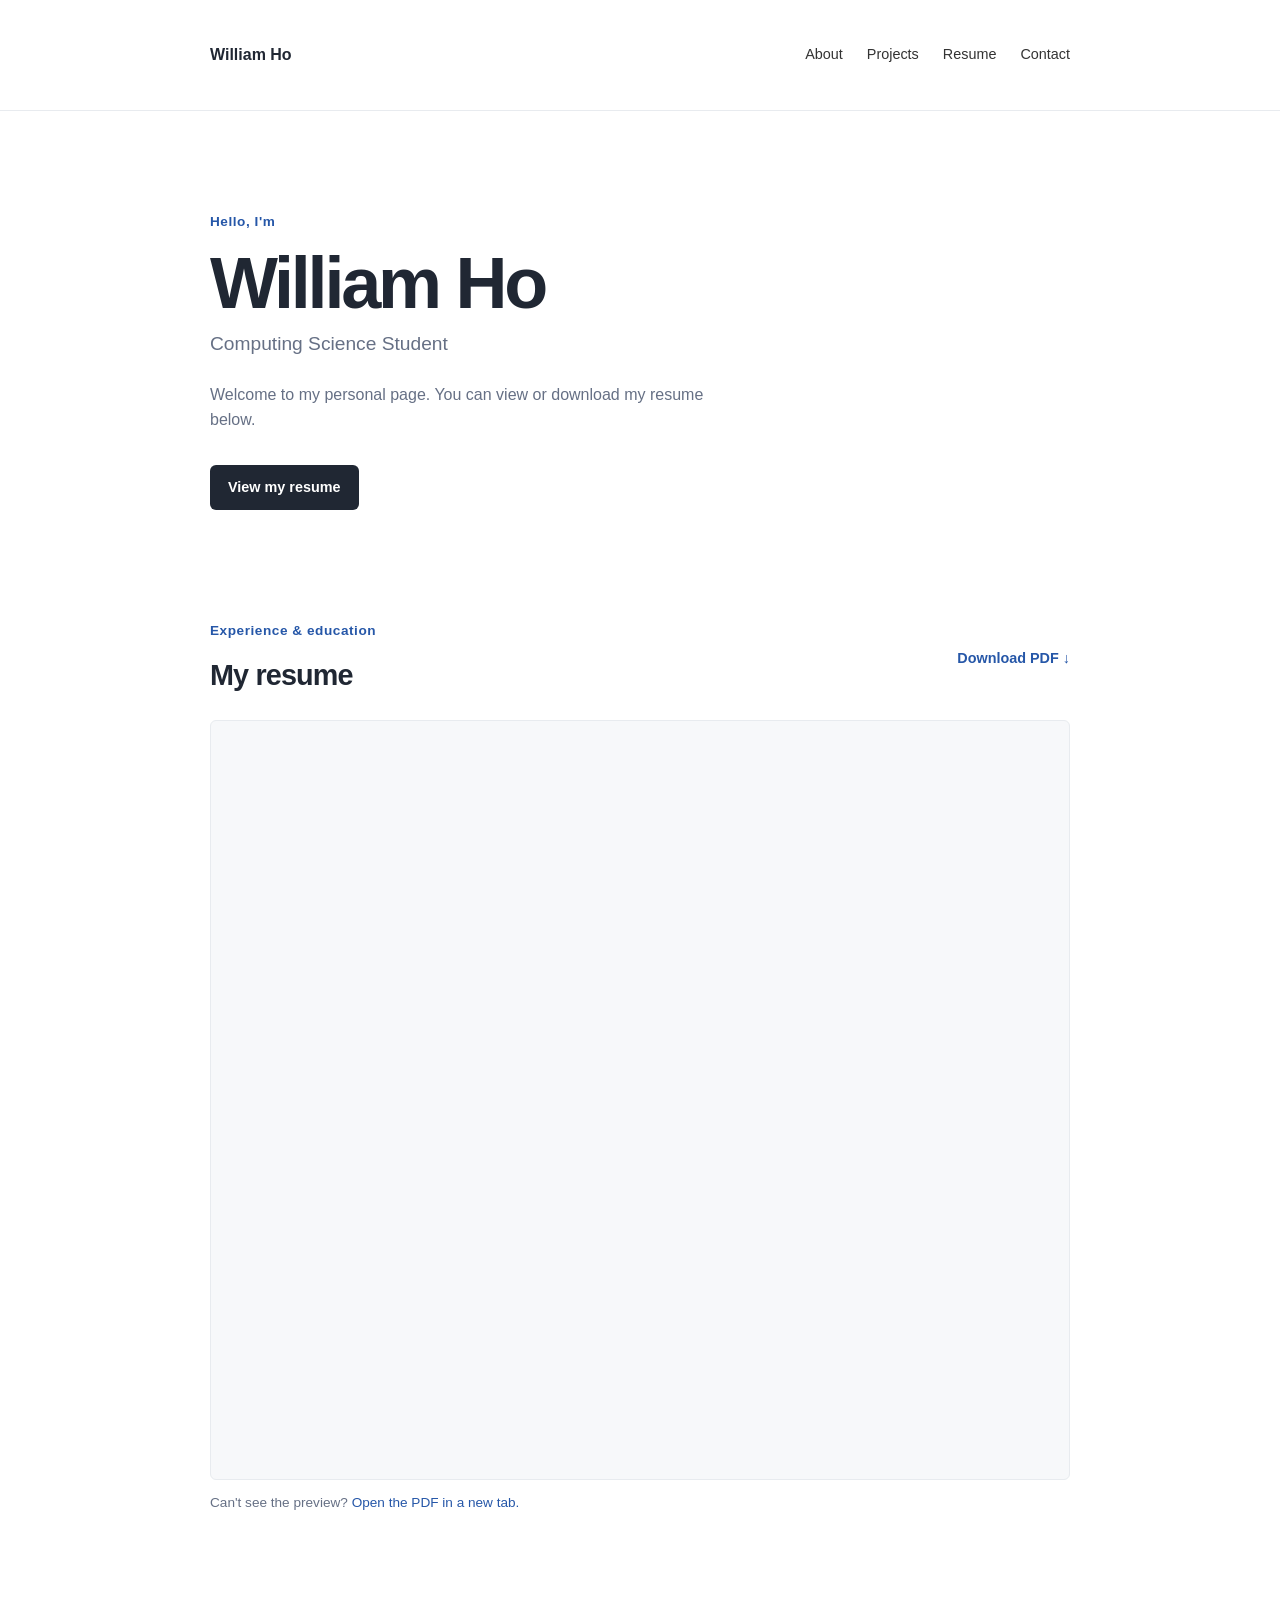
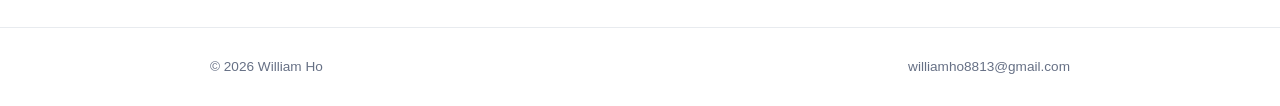
<file: index.html>
<!DOCTYPE html>
<html lang="en">
<head>
  <meta charset="UTF-8">
  <meta name="viewport" content="width=device-width, initial-scale=1.0">
  <meta name="description" content="Personal resume website.">
  <title>William | Personal Website</title>
  <link rel="stylesheet" href="style.css">
</head>
<body>
  <header class="site-header">
    <div class="container header-content">
      <a class="site-name" href="#top">William Ho</a>
      <nav aria-label="Main navigation">
        <a href="index.html">About</a>
        <a href="projects.html">Projects</a>
        <a href="#resume">Resume</a>
        <a href="mailto:williamho8813@gmail.com">Contact</a>
      </nav>
    </div>
  </header>

  <main id="top" class="container">
    <section class="intro" id="about">
      <p class="eyebrow">Hello, I'm</p>
      <h1>William Ho</h1>
      <p class="subtitle">Computing Science Student</p>
      <p class="description">
        Welcome to my personal page. You can view or download my resume below.
      </p>
      <a class="button" href="resume.pdf" target="_blank" rel="noopener noreferrer">View my resume</a>
    </section>

    <section class="resume-section" id="resume" aria-labelledby="resume-heading">
      <div class="section-heading">
        <div>
          <p class="eyebrow">Experience &amp; education</p>
          <h2 id="resume-heading">My resume</h2>
        </div>
        <a class="text-link" href="resume.pdf" download>Download PDF &darr;</a>
      </div>

      <iframe
        class="resume-preview"
        src="resume.pdf"
        title="Preview of my resume"
        loading="lazy">
      </iframe>
      <p class="preview-note">
        Can't see the preview? <a href="resume.pdf" target="_blank" rel="noopener noreferrer">Open the PDF in a new tab.</a>
      </p>
    </section>
  </main>

  <footer class="site-footer">
    <div class="container footer-content">
      <span>&copy; 2026 William Ho</span>
      <a href="mailto:you@example.com">williamho8813@gmail.com</a>
    </div>
  </footer>
</body>
</html>
</file>
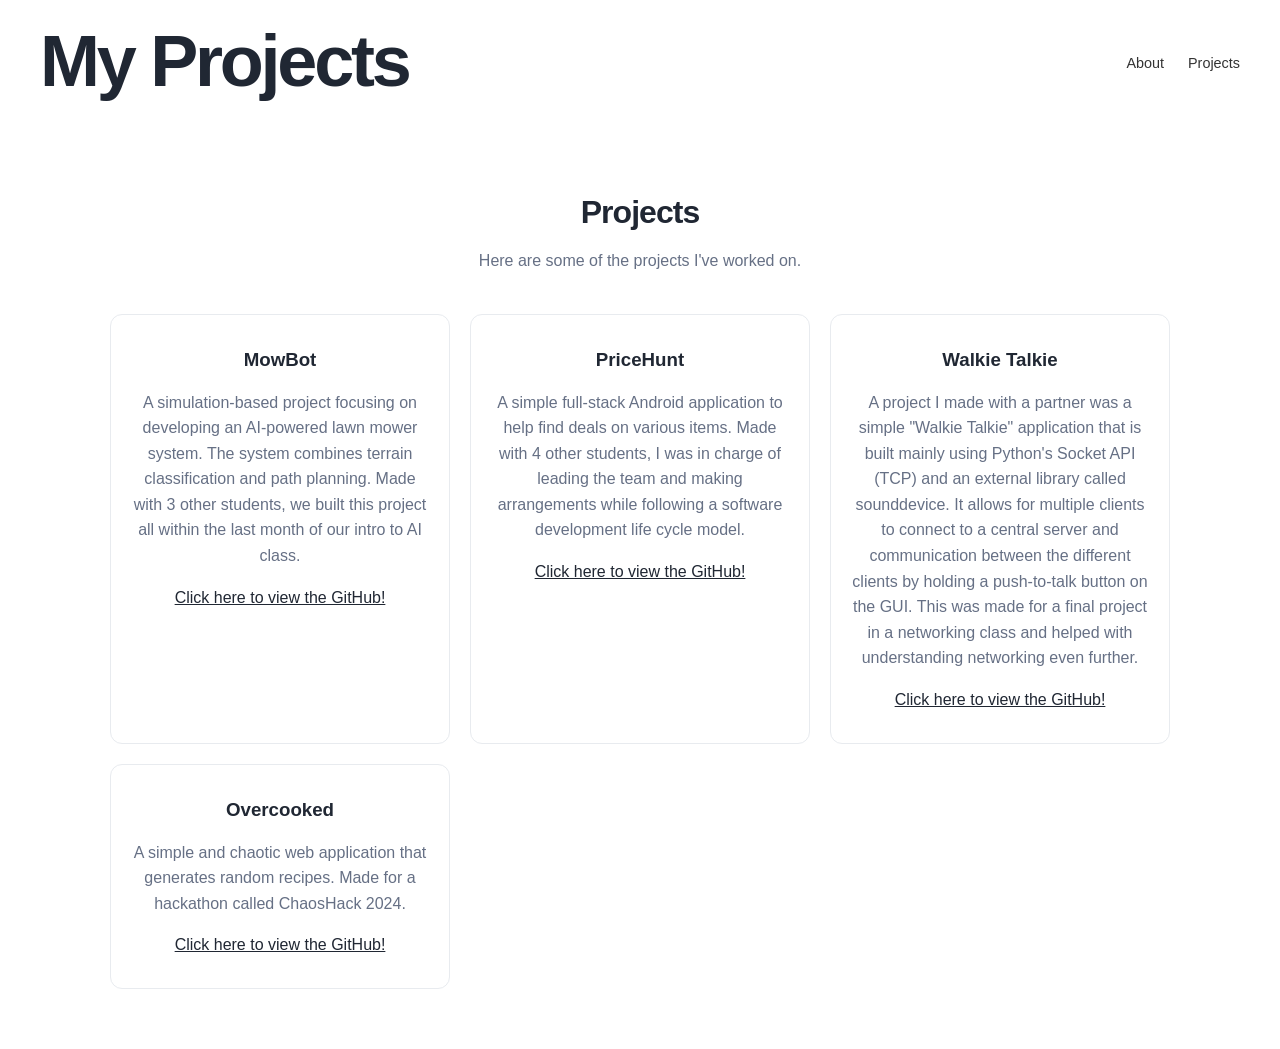
<file: projects.html>
<!DOCTYPE html>
<html lang="en">
<head>
    <meta charset="UTF-8">
    <meta name="viewport" content="width=device-width, initial-scale=1.0">
    <title>My Projects</title>
    <link rel="stylesheet" href="style.css">
</head>
<body>

    <header>
        <h1>My Projects</h1>

        <nav>
            <a href="index.html">About</a>
            <a href="projects.html">Projects</a>
        </nav>
    </header>

    <main class="projects-main">
    <h2>Projects</h2>
    <p>Here are some of the projects I've worked on.</p>

    <div class="project-grid">

        <section class="project">
            <h3>MowBot</h3>
            <p>
                A simulation-based project focusing on developing
                an AI-powered lawn mower system. The system
                combines terrain classification and path planning.
                Made with 3 other students, we built this project all within 
                the last month of our intro to AI class.
            </p>
            <a href="https://github.com/usyal/MowBot/" target="_blank">Click here to view the GitHub!</a>
        </section>

        <section class="project">
            <h3>PriceHunt</h3>
            <p>
                A simple full-stack Android application
                to help find deals on various items. 
                Made with 4 other students, I was in charge of leading
                the team and making arrangements while following
                a software development life cycle model.
            </p>
            <a href="https://github.com/CMPT276-PriceHunt/CMPT276-PriceHuntApp/" target="_blank">Click here to view the GitHub!</a>
        </section>

        <section class="project">
            <h3>Walkie Talkie</h3>
            <p>
                A project I made with a partner was a simple "Walkie Talkie" application that is built mainly using 
                Python's Socket API (TCP) and an external library called sounddevice. 
                It allows for multiple clients to connect to a central server and 
                communication between the different clients by holding a push-to-talk button on the GUI.
                This was made for a final project in 
                a networking class and helped with understanding networking even further.
            </p>
            <a href="https://github.com/Willy-Ho/CMPT_371_WalkieTalkie/" target="_blank">Click here to view the GitHub!</a>
        </section>
        
        <section class="project">
            <h3>Overcooked</h3>
            <p>
                A simple and chaotic web application
                that generates random recipes. 
                Made for a hackathon called ChaosHack 2024.
            </p>
            <a href="https://github.com/em-wng/chaos/" target="_blank">Click here to view the GitHub!</a>
        </section>

    </div>
</main>

</body>
</html>
</file>
<file: style.css>
/* Simple, minimal resume website */
:root {
  --background: #ffffff;
  --text: #202733;
  --muted: #667085;
  --border: #e8ebef;
  --accent: #2657a8;
}

* {
  box-sizing: border-box;
}

html {
  scroll-behavior: smooth;
}

body {
  margin: 0;
  background: var(--background);
  color: var(--text);
  font-family: -apple-system, BlinkMacSystemFont, "Segoe UI", Arial, sans-serif;
  line-height: 1.6;
}

a {
  color: inherit;
  text-decoration: none;
}

a:hover {
  color: var(--accent);
}

a:focus-visible {
  outline: 2px solid var(--accent);
  outline-offset: 4px;
}

.container {
  width: min(100% - 40px, 860px);
  margin: 0 auto;
}

.site-header {
  border-bottom: 1px solid var(--border);
}

.header-content,
.footer-content,
.section-heading {
  display: flex;
  align-items: center;
  justify-content: space-between;
  gap: 20px;
}

.header-content {
  padding: 22px 0;
}

.site-name {
  font-size: 1rem;
  font-weight: 700;
}

header {
    display: flex;
    justify-content: space-between;
    align-items: center;
    padding: 20px 40px;
}

nav {
  display: flex;
  gap: 24px;
  color: var(--muted);
  font-size: 0.9rem;
}

nav a {
    text-decoration: none;
    color: #333;
}

nav a:hover {
    text-decoration: underline;
}

.intro {
  padding: 100px 0 110px;
}

.eyebrow {
  margin: 0 0 10px;
  color: var(--accent);
  font-size: 0.85rem;
  font-weight: 600;
  letter-spacing: 0.04em;
}

h1,
h2,
p {
  margin-top: 0;
}

h1 {
  margin-bottom: 4px;
  font-size: clamp(2.7rem, 7vw, 4.5rem);
  line-height: 1.15;
  letter-spacing: -0.045em;
}

.subtitle {
  margin-bottom: 22px;
  color: var(--muted);
  font-size: 1.2rem;
}

.description {
  max-width: 500px;
  color: var(--muted);
}

.button {
  display: inline-block;
  margin-top: 16px;
  padding: 11px 18px;
  border-radius: 6px;
  background: var(--text);
  color: #ffffff;
  font-size: 0.9rem;
  font-weight: 600;
  transition: background-color 0.2s ease;
}

.button:hover {
  background: var(--accent);
  color: #ffffff;
}

.resume-section {
  padding-bottom: 100px;
}

.section-heading {
  margin-bottom: 22px;
}

h2 {
  margin-bottom: 0;
  font-size: 1.8rem;
  letter-spacing: -0.03em;
}

.text-link,
.preview-note a {
  color: var(--accent);
}

.text-link {
  font-size: 0.9rem;
  font-weight: 600;
}

.resume-preview {
  display: block;
  width: 100%;
  height: 760px;
  border: 1px solid var(--border);
  border-radius: 6px;
  background: #f7f8fa;
}

.preview-note {
  margin-top: 12px;
  color: var(--muted);
  font-size: 0.85rem;
}

.site-footer {
  padding: 28px 0;
  border-top: 1px solid var(--border);
  color: var(--muted);
  font-size: 0.85rem;
}

/* Mobile styling for resume page */
@media (max-width: 600px) {
    .header-content,
    .footer-content {
        align-items: flex-start;
        flex-direction: column;
        gap: 12px;
    }

    nav {
        gap: 18px;
    }

    .intro {
        padding: 76px 0 88px;
    }

    .section-heading {
        align-items: flex-start;
        flex-direction: column;
        gap: 12px;
    }

    .resume-preview {
        height: 520px;
    }
}

/* PROJECTS PAGE */

/* Center the projects section */
.projects-main {
    max-width: 1100px;
    margin: 60px auto;
    padding: 0 20px;
    text-align: center;
}

.projects-main h2 {
    font-size: 32px;
    margin-bottom: 10px;
}

.projects-main > p {
    color: var(--muted);
    margin-bottom: 40px;
}

/* Arrange projects in a grid */
.project-grid {
    display: grid;
    grid-template-columns: repeat(3, minmax(0, 1fr));
    gap: 20px;
}

/* Style each project box */
.project {
    border: 1px solid var(--border);
    border-radius: 12px;
    padding: 30px 20px;
    text-align: center;
    background-color: #fff;
    transition: transform 0.2s ease, box-shadow 0.2s ease;
}

.project h3 {
    margin-top: 0;
    margin-bottom: 15px;
}

.project p {
    color: var(--muted);
    line-height: 1.6;
}

.project a {
    color: var(--text);
    text-decoration: underline;
}

.project a:hover {
    color: var(--accent);
}

/* Hover effect for project boxes */
.project:hover {
    transform: translateY(-5px);
    box-shadow: 0 8px 20px rgba(0, 0, 0, 0.08);
}

/* Responsive projects grid */
@media (max-width: 768px) {
    .project-grid {
        grid-template-columns: 1fr;
    }
}
</file>
